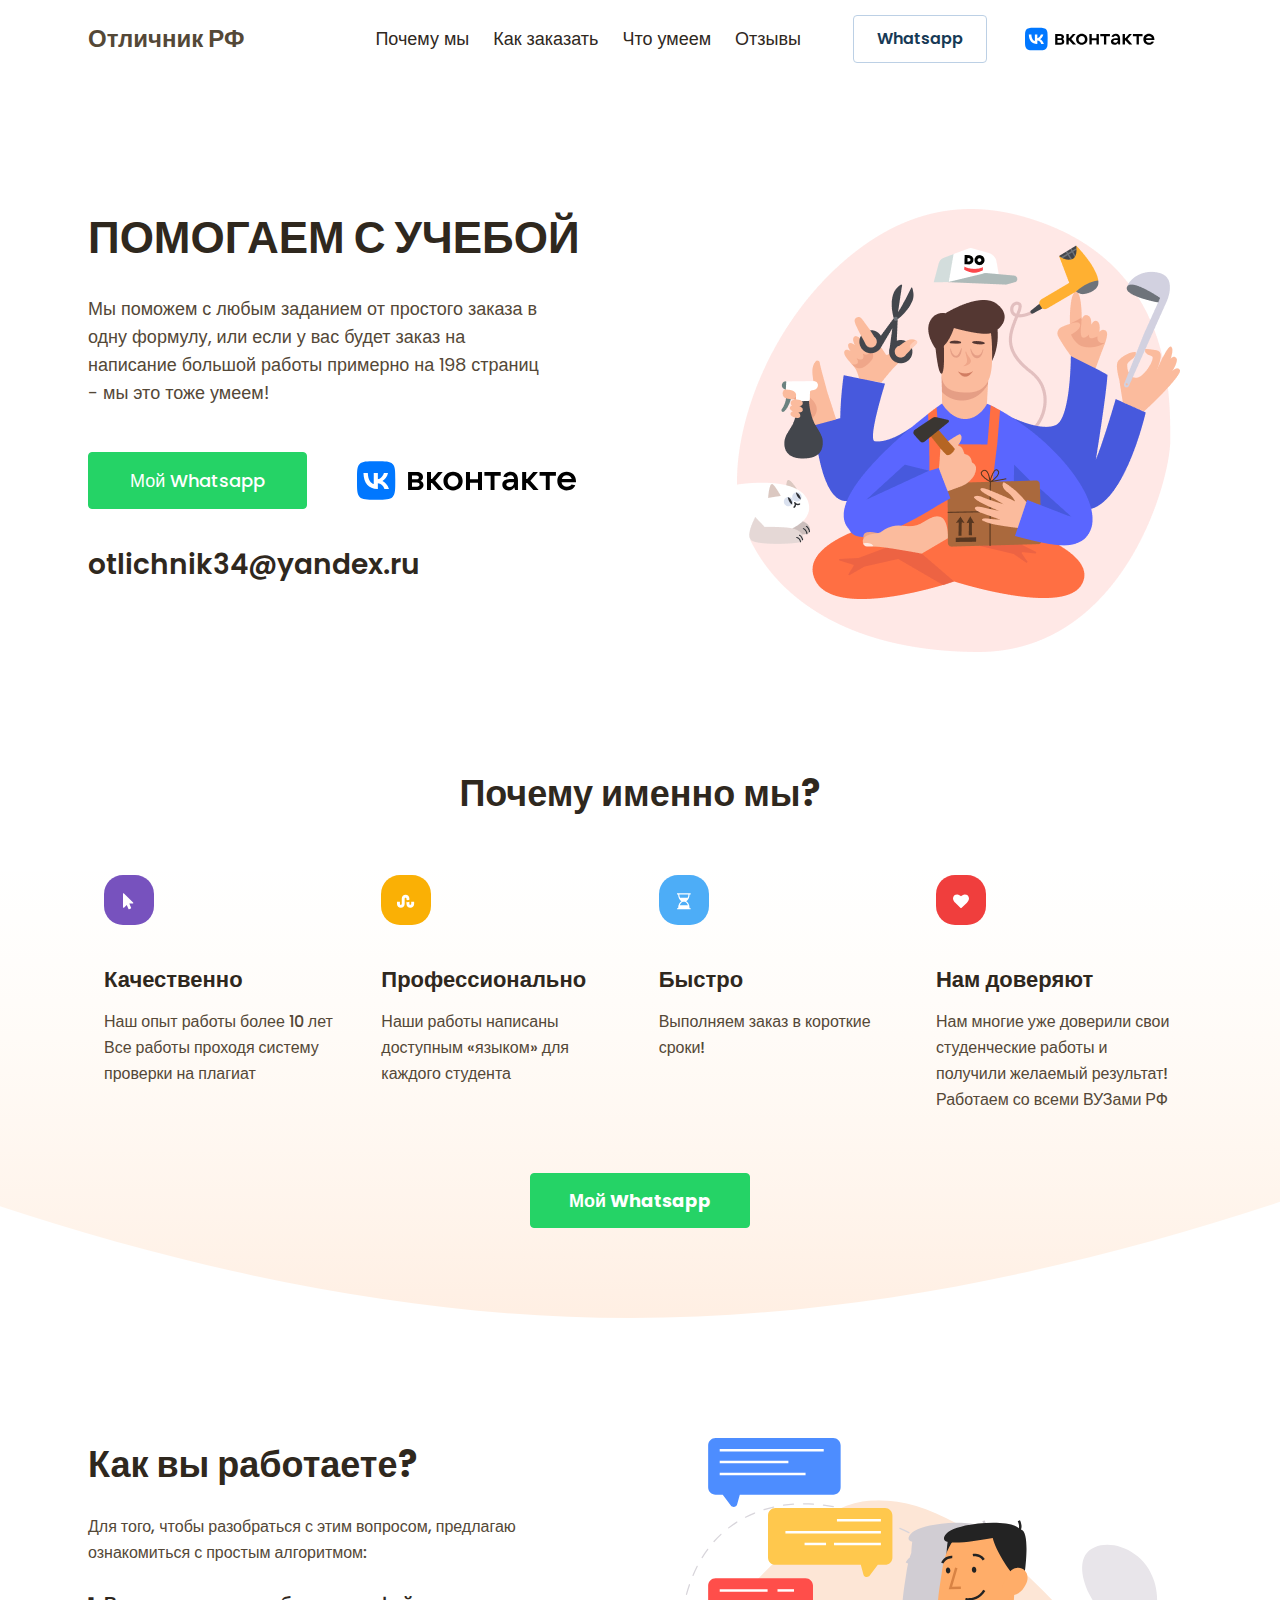
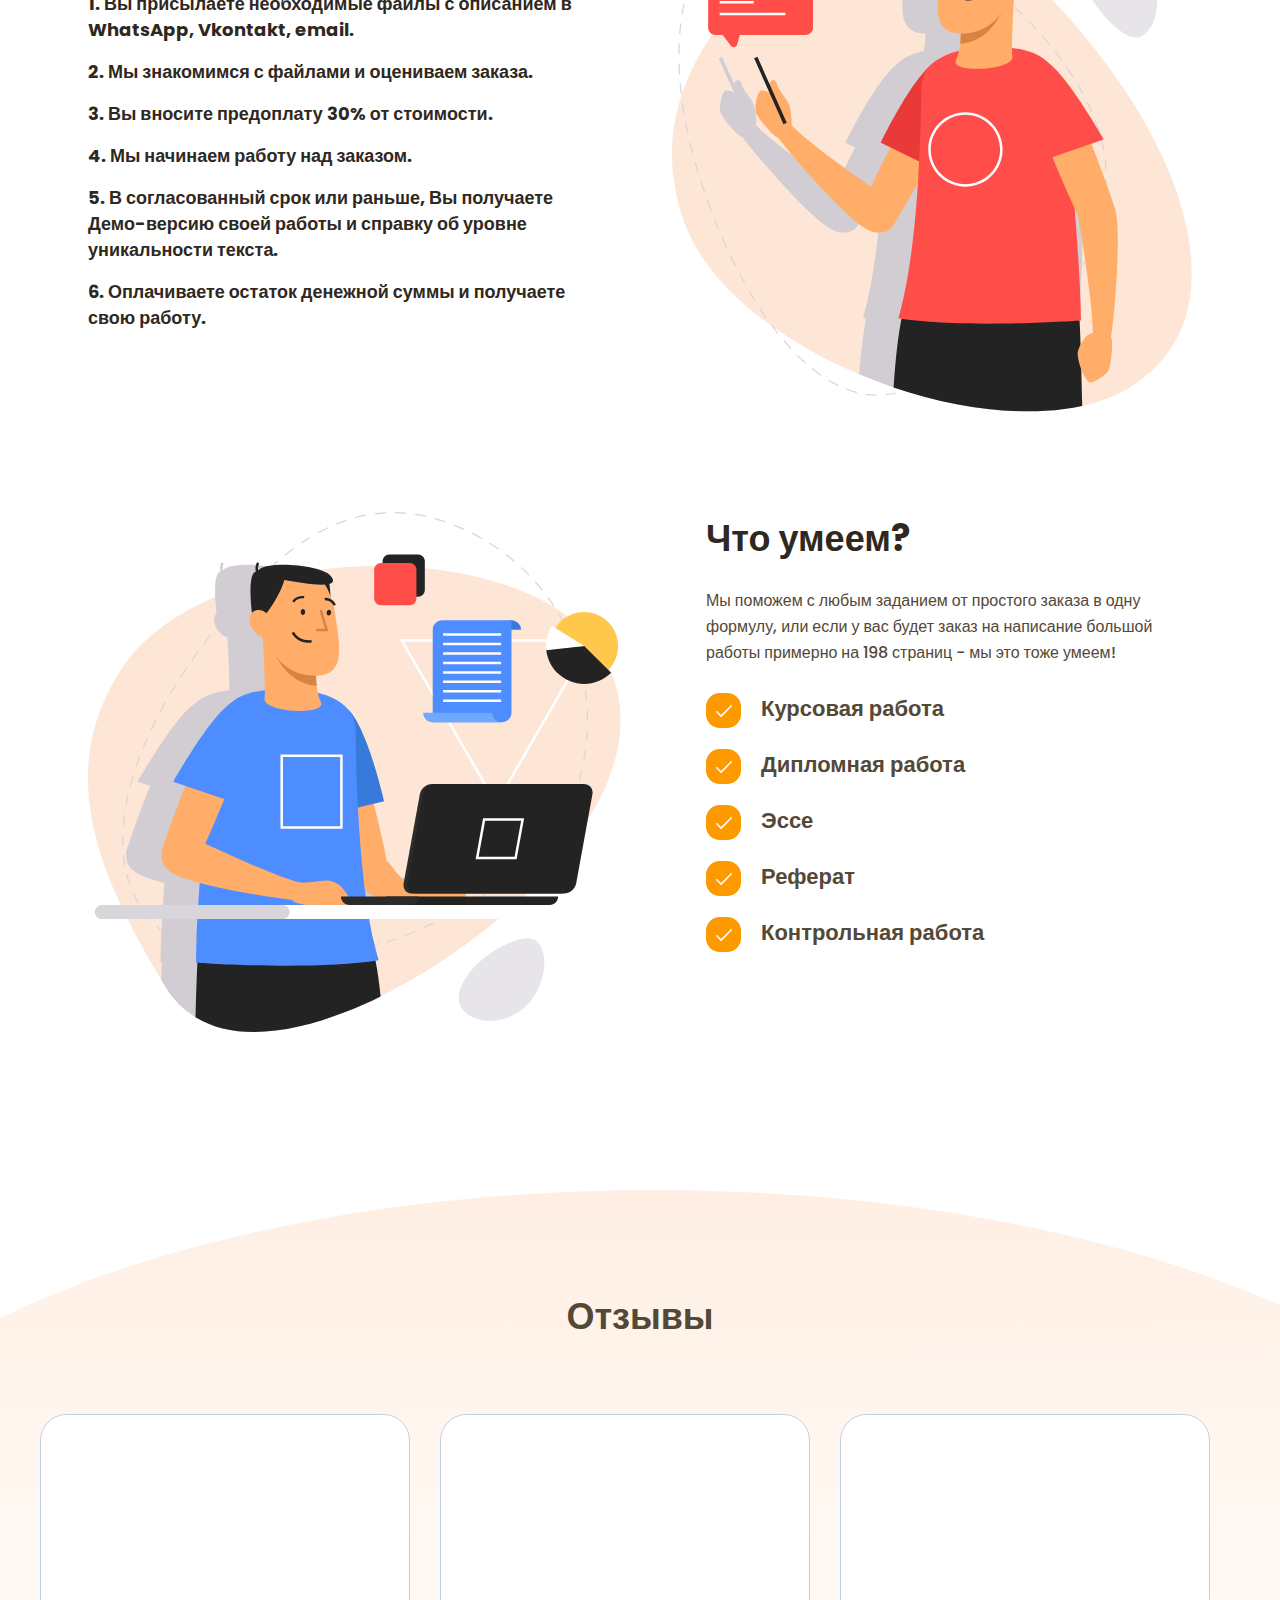
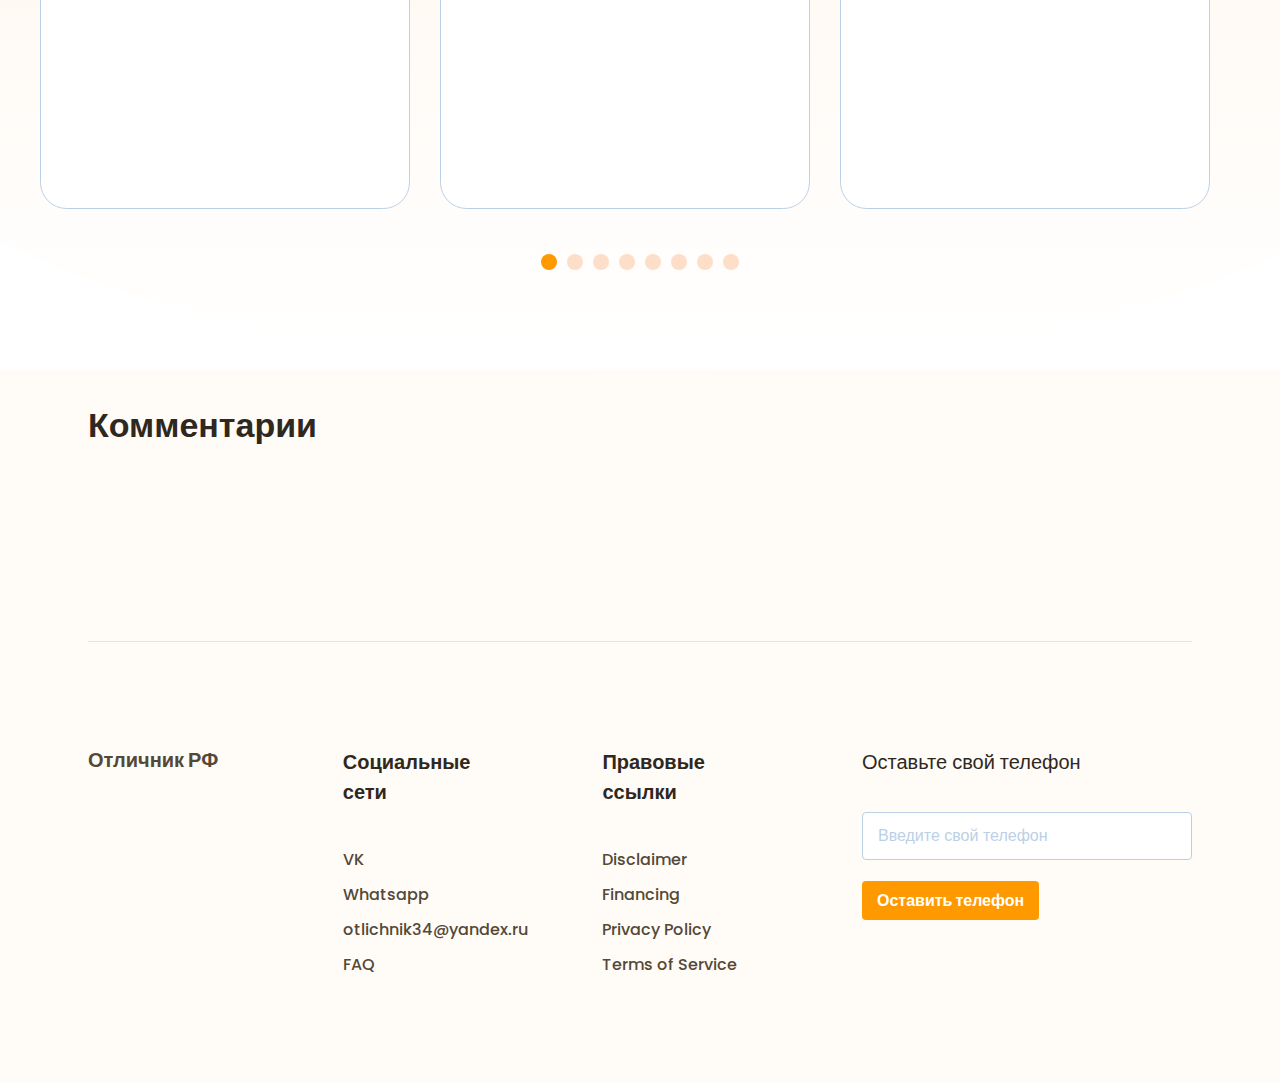
<file: index.html>
<!DOCTYPE html>
<html lang="en">
  <head>
    <meta charset="UTF-8" />
    <meta name="viewport" content="width=device-width, initial-scale=1.0" />
    <meta http-equiv="X-UA-Compatible" content="ie=edge" />
    <title>Отличник РФ - помогаем с учебой</title>
    <link rel="preconnect" href="https://fonts.gstatic.com" />
    <link
      href="https://fonts.googleapis.com/css2?family=Poppins:wght@400;500;600;700&display=swap"
      rel="stylesheet"
    />
    <link rel="stylesheet" href="css/reset.css" />
    <link rel="stylesheet" href="css/slick.css" />
    <link rel="stylesheet" href="css/jquery.fancybox.css" />
    <link rel="stylesheet" href="css/style.css" />
  </head>
  <body>
    <!-- Ассинхронная загрузка VK API -->
    <div id="vk_api_transport"></div>
    <script type="text/javascript">
      window.vkAsyncInit = function () {
        VK.init({
          apiId: 8063016,
          onlyWidgets: true,
        });
        //Блок комментариев
        VK.Widgets.Comments("vk_comments", { limit: 20, attach: "*" });
        //Отзывы
        VK.Widgets.Post(
          "vk_post_615789326_570",
          615789326,
          570,
          "3mx2iRbEJI-2LgwzTeP-FZ6vvgco"
        );

        VK.Widgets.Post(
          "vk_post_615789326_521",
          615789326,
          521,
          "km57oqSHb981Zt1JlBQIvyWXZZ5G"
        );

        VK.Widgets.Post(
          "vk_post_615789326_520",
          615789326,
          520,
          "EfkG-rXogaNmvM1yJoH8R0oypoHM"
        );

        VK.Widgets.Post(
          "vk_post_615789326_519",
          615789326,
          519,
          "XoRTS26cmmpl3m4Y7LQVNeUuYUdD"
        );

        VK.Widgets.Post(
          "vk_post_615789326_502",
          615789326,
          502,
          "xKlXkZKzWRqsVttG_G_9fPU4yPXD"
        );

        VK.Widgets.Post(
          "vk_post_615789326_496",
          615789326,
          496,
          "Xqivn-E1vOZadYhjghZp6u-YXTNK"
        );

        VK.Widgets.Post(
          "vk_post_615789326_493",
          615789326,
          493,
          "EDypnJXSx7A4Mht30HcN338s2Swr"
        );

        VK.Widgets.Post(
          "vk_post_615789326_369",
          615789326,
          369,
          "E9ynJvyz7mCnyNBgz6XPB4oq2BhW"
        );
      };

      setTimeout(function () {
        var el = document.createElement("script");
        el.type = "text/javascript";
        el.src = "https://vk.com/js/api/openapi.js?169";
        el.async = true;
        document.getElementById("vk_api_transport").appendChild(el);
      }, 0);
    </script>
    <header class="header">
      <div class="container">
        <div class="header__inner">
          <a href="#" class="logo"> Отличник РФ </a>
          <nav class="menu">
            <div class="menu__btn">
              <span></span>
            </div>
            <ul class="menu__list">
              <ul class="menu__list-item">
                <a href="#why-you-should-choose-us" class="menu__list-link"
                  >Почему мы</a
                >
              </ul>
              <ul class="menu__list-item">
                <a href="#how-to-order" class="menu__list-link"
                  >Как заказать
                </a>
              </ul>
              <ul class="menu__list-item">
                <a href="#what-we-can-do" class="menu__list-link">Что умеем</a>
              </ul>
              <ul class="menu__list-item">
                <a href="#reviews" class="menu__list-link">Отзывы</a>
              </ul>
            </ul>
          </nav>
          <div class="user-nav">
            <a
              class="user-nav__link user-nav__link--whatsapp"
              href="https://wa.me/79627568988"
              >Whatsapp</a
            >
            <a
              class="user-nav__link user-nav__link--vk"
              href="https://vk.com/otlich_nik34a  "
              ><img
                class="user-nav__link-img"
                src="images/VK_Full_Logo.svg"
                alt="tools img"
            /></a>
          </div>
        </div>
      </div>
    </header>
    <section class="top">
      <div class="container">
        <div class="top__inner">
          <h1 class="top__title title">ПОМОГАЕМ С УЧЕБОЙ</h1>
          <p class="top__text">
            Мы поможем с любым заданием от простого заказа в одну формулу, или
            если у вас будет заказ на написание большой работы примерно на 198
            страниц - мы это тоже умеем!
          </p>
          <div class="top__links">
            <a
              href="https://wa.me/79627568988"
              class="top__btn top__link--whatsapp"
              >Мой Whatsapp</a
            >
            <a
              href="https://vk.com/otlich_nik34a"
              class="top__link top__link--vk"
              ><img
                class="top__link-img"
                src="images/VK_Full_Logo.svg"
                alt="tools img"
            /></a>
            <a
              href="mailto:otlichnik34@yandex.ru"
              class="top__link top__link--email"
              >otlichnik34@yandex.ru</a
            >
          </div>
        </div>
      </div>
    </section>

    <section class="tools" id="why-you-should-choose-us">
      <h3 class="tools__title title">Почему именно мы?</h3>
      <div class="tools__inner">
        <div class="container">
          <div class="tools__items">
            <div class="tools__item">
              <img
                class="tools__item-img"
                src="images/tools-1.svg"
                alt="tools img"
              />
              <h5 class="tools__items-title title">Качественно</h5>
              <p class="tools__items-text">
                Наш опыт работы более 10 лет Все работы проходя систему проверки
                на плагиат
              </p>
            </div>
            <div class="tools__item">
              <img
                class="tools__item-img"
                src="images/tools-2.svg"
                alt="tools img"
              />
              <h5 class="tools__items-title title">Профессионально</h5>
              <p class="tools__items-text">
                Наши работы написаны доступным «языком» для каждого студента
              </p>
            </div>
            <div class="tools__item">
              <img
                class="tools__item-img"
                src="images/tools-4.svg"
                alt="tools img"
              />
              <h5 class="tools__items-title title">Быстро</h5>
              <p class="tools__items-text">Выполняем заказ в короткие сроки!</p>
            </div>
            <div class="tools__item">
              <img
                class="tools__item-img"
                src="images/tools-3.svg"
                alt="tools img"
              />
              <h5 class="tools__items-title title">Нам доверяют</h5>
              <p class="tools__items-text">
                Нам многие уже доверили свои студенческие работы и получили
                желаемый результат! Работаем со всеми ВУЗами РФ
              </p>
            </div>
          </div>
        </div>
        <a
          class="tools__link tools__link--whatsapp"
          href="https://wa.me/79627568988"
          >Мой Whatsapp</a
        >
      </div>
    </section>

    <section class="direction">
      <div class="container">
        <div class="direction__item" id="how-to-order">
          <div class="direction__item-content">
            <!-- <p class="direction__item-pretitle">Как Вы работаете?</p> -->
            <h3 class="direction__item-title title">Как вы работаете?</h3>
            <p class="direction__item-text">
              Для того, чтобы разобраться с этим вопросом, предлагаю
              ознакомиться с простым алгоритмом:
            </p>
            <h6 class="direction__item-subtitle title">
              1. Вы присылаете необходимые файлы с описанием в WhatsApp,
              Vkontakt, email.
            </h6>
            <h6 class="direction__item-subtitle title">
              2. Мы знакомимся с файлами и оцениваем заказа.
            </h6>
            <h6 class="direction__item-subtitle title">
              3. Вы вносите предоплату 30% от стоимости.
            </h6>
            <h6 class="direction__item-subtitle title">
              4. Мы начинаем работу над заказом.
            </h6>
            <h6 class="direction__item-subtitle title">
              5. В согласованный срок или раньше, Вы получаете Демо-версию своей
              работы и справку об уровне уникальности текста.
            </h6>
            <h6 class="direction__item-subtitle title">
              6. Оплачиваете остаток денежной суммы и получаете свою работу.
            </h6>
          </div>
          <img
            class="direction__item-img"
            src="images/direction-1.svg"
            alt="Design Proffesional Images"
          />
        </div>

        <div class="direction__item" id="what-we-can-do">
          <img
            class="direction__item-img"
            src="images/direction-2.svg"
            alt="Marketers Images"
          />
          <div class="direction__item-content">
            <!-- <p class="direction__item-pretitle">Что умеем?</p> -->
            <h3 class="direction__item-title title">Что умеем?</h3>
            <p class="direction__item-text">
              Мы поможем с любым заданием от простого заказа в одну формулу, или
              если у вас будет заказ на написание большой работы примерно на 198
              страниц - мы это тоже умеем!
            </p>
            <ul class="direction__list">
              <li class="direction__list-item">Курсовая работа</li>
              <li class="direction__list-item">Дипломная работа</li>
              <li class="direction__list-item">Эссе</li>
              <li class="direction__list-item">Реферат</li>
              <li class="direction__list-item">Контрольная работа</li>
            </ul>
          </div>
        </div>
        <!-- 
        <div class="direction__item">
          <div class="direction__item-content">
            <p class="direction__item-pretitle">Optimisation for</p>
            <h3 class="direction__item-title title">Marketers</h3>
            <p class="direction__item-text">
              Few would argue that, despite the advancements of feminism over
              the past three decades, women still face a double standard when it
              comes to their behavior.
            </p>
            <h6 class="direction__item-subtitle title">Accessory makers</h6>
            <p class="direction__item-text">
              While most people enjoy casino gambling, sports betting, lottery
              and bingo playing for the fun
            </p>
            <h6 class="direction__item-subtitle title">Alterationists</h6>
            <p class="direction__item-text">
              If you are looking for a new way to promote your business that
              won’t cost you more money,
            </p>
            <h6 class="direction__item-subtitle title">
              Custom Design designers
            </h6>
            <p class="direction__item-text">
              If you are looking for a new way to promote your business that
              won’t cost you more money,
            </p>
          </div>
          <img
            class="direction__item-img"
            src="images/direction-3.svg"
            alt="Marketers Images"
          />
        </div> -->
      </div>
    </section>

    <section class="reviews" id="reviews">
      <div class="container-reviews">
        <h3 class="reviews__title">Отзывы</h3>
        <div class="reviews__slider">
          <div class="reviews__item">
            <div id="vk_post_615789326_570"></div>
          </div>
          <div class="reviews__item">
            <div id="vk_post_615789326_521"></div>
          </div>
          <div class="reviews__item">
            <div id="vk_post_615789326_520"></div>
          </div>
          <div class="reviews__item">
            <div id="vk_post_615789326_519"></div>
          </div>
          <div class="reviews__item">
            <div id="vk_post_615789326_502"></div>
          </div>
          <div class="reviews__item">
            <div id="vk_post_615789326_496"></div>
          </div>
          <div class="reviews__item">
            <div id="vk_post_615789326_493"></div>
          </div>
          <div class="reviews__item">
            <div id="vk_post_615789326_369"></div>
          </div>
          <!-- <div class="reviews__item">
            <div id="vk_post_615789326_366"></div>
            <script
              type="text/javascript"
              src="https://vk.com/js/api/openapi.js?169"
            ></script>
            <script type="text/javascript">
              (function () {
                VK.Widgets.Post(
                  "vk_post_615789326_366",
                  615789326,
                  366,
                  "AyNVxgjC1olSjNdEU_LPxfX4TvIW"
                );
              })();
            </script>
          </div>
          <div class="reviews__item">
            <div id="vk_post_615789326_364"></div>
            <script
              type="text/javascript"
              src="https://vk.com/js/api/openapi.js?169"
            ></script>
            <script type="text/javascript">
              (function () {
                VK.Widgets.Post(
                  "vk_post_615789326_364",
                  615789326,
                  364,
                  "HnYfuzlizf0HfkqN2lvpeJYsxl9u"
                );
              })();
            </script>
          </div>
          <div class="reviews__item">
            <div id="vk_post_615789326_361"></div>
            <script
              type="text/javascript"
              src="https://vk.com/js/api/openapi.js?169"
            ></script>
            <script type="text/javascript">
              (function () {
                VK.Widgets.Post(
                  "vk_post_615789326_361",
                  615789326,
                  361,
                  "fLvAM7eQsgFMEFgp5ghsI9YSU9Ff"
                );
              })();
            </script>
          </div> -->
        </div>
      </div>
    </section>

    <!-- Под замену -->
    <!-- <section class="team">
      <div class="container">
        <div class="team__inner">
          <div class="team__item team__item--1">
            <img class="team__item-img" src="images/team-1.jpg" alt="name" />
            <p class="team__item-text team__item-text--left">
              Спасибо большое!
            </p>
          </div>
          <div class="team__item team__item--2">
            <img class="team__item-img" src="images/team-2.jpg" alt="name" />
            <p class="team__item-text team__item-text--right">
              Преподаватель была терпелива!
            </p>
          </div>
          <div class="team__item team__item--3">
            <img class="team__item-img" src="images/team-3.jpg" alt="name" />
            <p class="team__item-text team__item-text--left">Все в срок!</p>
          </div>
          <div class="team__item team__item--4">
            <img class="team__item-img" src="images/team-4.jpg" alt="name" />
            <p class="team__item-text team__item-text--left">
              Всё приняли без замечаний!
            </p>
          </div>
          <div class="team__item team__item--5">
            <img class="team__item-img" src="images/team-5.jpg" alt="name" />
            <p class="team__item-text team__item-text--left">
              Получили заказ в назначенное время!
            </p>
          </div>

          <div class="team__box">
            <h3 class="team__title title">Что говорят реальные заказчики?</h3>
            <p class="team__text">
              Все отзывы взяты из официальной страницы ВК
            </p>
            <button class="team__btn">Contact our expert</button>
          </div>
        </div>
      </div>
    </section> -->

    <section class="blog">
      <!-- <div class="container">
        <h3 class="blog__title title">Marketing Strategies</h3>
        <p class="blog__text">
          Join 40,000+ other marketers and get proven strategies on email
          marketing
        </p>
        <div class="slider">
          <div class="slider__item">
            <img
              class="slider__item-img"
              src="images/blog-1.jpg"
              alt="blog images"
            />
            <div class="slider__item-info">
              By <a class="slider__item-author" href="# ">Abdullah</a> | 03
              March 2019
            </div>
            <a class="slider__item-title title" href="#">
              Increasing Prosperity With Positive Thinking
            </a>
          </div>
          <div class="slider__item">
            <img
              class="slider__item-img"
              src="images/blog-2.jpg"
              alt="blog images"
            />
            <div class="slider__item-info">
              By <a class="slider__item-author" href="# ">Abdullah</a> | 03
              March 2019
            </div>
            <a class="slider__item-title title" href="#">
              Motivation Is The First Step To Success
            </a>
          </div>
          <div class="slider__item">
            <img
              class="slider__item-img"
              src="images/blog-3.jpg"
              alt="blog images"
            />
            <div class="slider__item-info">
              By <a class="slider__item-author" href="# ">Abdullah</a> | 03
              March 2019
            </div>
            <a href="#" class="slider__item-title title" href="#">
              Success Steps For Your Personal Or Business Life
            </a>
          </div>
          <div class="slider__item">
            <img
              class="slider__item-img"
              src="images/blog-1.jpg"
              alt="blog images"
            />
            <div class="slider__item-info">
              By <a class="slider__item-author" href="# ">Abdullah</a> | 03
              March 2019
            </div>
            <a class="slider__item-title title" href="#">
              Increasing Prosperity With Positive Thinking
            </a>
          </div>
          <div class="slider__item">
            <img
              class="slider__item-img"
              src="images/blog-2.jpg"
              alt="blog images"
            />
            <div class="slider__item-info">
              By <a class="slider__item-author" href="# ">Abdullah</a> | 03
              March 2019
            </div>
            <a class="slider__item-title title" href="#">
              Motivation Is The First Step To Success
            </a>
          </div>
          <div class="slider__item">
            <img
              class="slider__item-img"
              src="images/blog-3.jpg"
              alt="blog images"
            />
            <div class="slider__item-info">
              By <a class="slider__item-author" href="# ">Abdullah</a> | 03
              March 2019
            </div>
            <a href="#" class="slider__item-title title" href="#">
              Success Steps For Your Personal Or Business Life
            </a>
          </div>
          <div class="slider__item">
            <img
              class="slider__item-img"
              src="images/blog-1.jpg"
              alt="blog images"
            />
            <div class="slider__item-info">
              By <a class="slider__item-author" href="# ">Abdullah</a> | 03
              March 2019
            </div>
            <a class="slider__item-title title" href="#">
              Increasing Prosperity With Positive Thinking
            </a>
          </div>
          <div class="slider__item">
            <img
              class="slider__item-img"
              src="images/blog-2.jpg"
              alt="blog images"
            />
            <div class="slider__item-info">
              By <a class="slider__item-author" href="# ">Abdullah</a> | 03
              March 2019
            </div>
            <a class="slider__item-title title" href="#">
              Motivation Is The First Step To Success
            </a>
          </div>
          <div class="slider__item">
            <img
              class="slider__item-img"
              src="images/blog-3.jpg"
              alt="blog images"
            />
            <div class="slider__item-info">
              By <a class="slider__item-author" href="# ">Abdullah</a> | 03
              March 2019
            </div>
            <a href="#" class="slider__item-title title" href="#">
              Success Steps For Your Personal Or Business Life
            </a>
          </div>
        </div>
      </div> -->
      <div class="container">
        <h3 class="blog__title title">Комментарии</h3>
        <div id="vk_comments"></div>
      </div>
    </section>
    <footer class="footer">
      <div class="container">
        <div class="footer__inner">
          <a
            style="text-decoration: none; font-size: 20px"
            href="#"
            class="logo"
          >
            Отличник РФ
          </a>
          <div class="footer__menu">
            <h6 class="footer__menu-title title">Социальные сети</h6>
            <ul class="footer__list">
              <li class="footer__menu-item">
                <a href="https://vk.com/otlich_nik34a" class="footer__menu-link"
                  >VK</a
                >
              </li>
              <li class="footer__menu-item">
                <a href="https://wa.me/79627568988" class="footer__menu-link"
                  >Whatsapp</a
                >
              </li>
              <li class="footer__menu-item">
                <a href="mailto:otlichnik34@yandex.ru" class="footer__menu-link"
                  >otlichnik34@yandex.ru</a
                >
              </li>
              <li class="footer__menu-item">
                <a href="" class="footer__menu-link">FAQ</a>
              </li>
            </ul>
          </div>
          <div class="footer__menu">
            <h6 class="footer__menu-title title">Правовые ссылки</h6>
            <ul class="footer__list">
              <li class="footer__menu-item">
                <a href="" class="footer__menu-link">Disclaimer</a>
              </li>
              <li class="footer__menu-item">
                <a href="" class="footer__menu-link">Financing</a>
              </li>
              <li class="footer__menu-item">
                <a href="" class="footer__menu-link">Privacy Policy</a>
              </li>
              <li class="footer__menu-item">
                <a href="" class="footer__menu-link">Terms of Service</a>
              </li>
            </ul>
          </div>
          <form action="#" class="footer__form">
            <p class="footer__form-text">Оставьте свой телефон</p>
            <input
              class="footer__form-input"
              type="text"
              placeholder="Введите свой телефон"
            />
            <button class="footer__form-btn" type="submit">
              Оставить телефон
            </button>
          </form>
        </div>
      </div>
    </footer>

    <script src="https://ajax.googleapis.com/ajax/libs/jquery/3.4.1/jquery.min.js"></script>
    <script src="js/slick.min.js"></script>
    <script src="js/jquery.fancybox.min.js"></script>
    <script src="js/main.js"></script>
  </body>
</html>
</file>
<file: css/style.css>
* {
  box-sizing: border-box;
}

html {
  scroll-behavior: smooth;
}

body {
  font-family: "Poppins", sans-serif;
  font-weight: 500;
  font-size: 16px;
  line-height: 26px;
  color: #544837;
}

.container {
  max-width: 1124px;
  margin: 0 auto;
  padding: 0 10px;
}

.container-reviews {
  max-width: 1220px;
  padding: 0px 10px;
  margin: 0 auto;
  position: relative;
}

.title {
  color: #2f281e;
}

button {
  font-family: "Poppins", sans-serif;
  font-weight: 700;
  font-size: 16px;
  line-height: 24px;
  cursor: pointer;
}

.header__inner {
  display: flex;
  justify-content: space-between;
  align-items: center;
  height: 78px;
}

.logo {
  text-decoration: none;
  font-size: 24px;
  font-weight: 700;
  color: #544837;
}
.logo:visited {
  color: #544837;
}

.menu {
  margin-left: auto;
}

.menu__btn {
  display: none;
  width: 40px;
  height: 30px;
  display: flex;
  justify-content: center;
  align-items: center;
  cursor: pointer;
  position: relative;
  display: none;
}

.menu__btn::after,
.menu__btn::before {
  content: "";
  position: absolute;
  width: 40px;
  height: 2px;
  background-color: #000;
  left: 0;
}

.menu__btn::before {
  top: 0;
}

.menu__btn::after {
  bottom: 0;
}

.menu__btn span {
  display: block;
  height: 2px;
  width: 100%;
  background-color: #000;
}

.menu__list {
  display: flex;
}

.menu__list-item + .menu__list-item {
  margin-left: 24px;
}

.menu__list-link {
  color: #2f281e;
  font-size: 18px;
  line-height: 28px;
  font-weight: 400;
  text-decoration: none;
  transition: all 0.325s;
}
.menu__list-link:hover {
  color: #ff9900;
}

.user-nav {
  margin-left: 52px;
  margin-right: 13px;
  display: flex;
  justify-content: space-between;
  align-items: center;
}

.user-nav__link {
  display: inline-block;
  color: #173a56;
  font-weight: 600;
  font-size: 16px;
  line-height: 24px;
  text-decoration: none;
  padding: 11px 23px;
  border-radius: 4px;
  transition: all 0.325s;
}

.user-nav__link + .user-nav__link {
  margin-left: 14px;
}

.user-nav__link-img {
  margin: auto;
  vertical-align: middle;
  display: inline-block;
  max-width: 130px;
  height: 30px;
}

.user-nav__link--vk {
  padding: 8px 23px;
  border: 1px solid #fff;
}
.user-nav__link--vk:hover {
  border: 1px solid rgba(0, 119, 255, 0.7);
  background: rgba(188, 208, 229, 0.125);
}

.user-nav__link--whatsapp {
  border: 1px solid #bcd0e5;
}

.user-nav__link--whatsapp:hover {
  border: 1px solid #25d366;
  background-color: #25d366;
  color: #fff;
}

.top__inner {
  padding: 133px 0 80px;
  background-image: url("../images/1.png");
  background-repeat: no-repeat;
  background-position: bottom right;
}

.top__title {
  font-size: 44px;
  font-weight: bold;
  line-height: 54px;
  margin-bottom: 30px;
  max-width: 518px;
}

.top__text {
  font-size: 18px;
  font-weight: 400;
  line-height: 28px;
  margin-bottom: 45px;
  max-width: 460px;
}

.top__btn {
  font-size: 18px;
  display: inline-block;
  color: #fff;
  background-color: #25d366;
  padding: 15px 41px 14px;
  border: none;
  border-radius: 4px;
  margin-right: 30px;
  text-decoration: none;
  transition: all 0.325s;
}

.top__links {
  max-width: 500px;
  display: flex;
  justify-content: space-between;
  align-items: center;
  flex-wrap: wrap;
}

.top__link {
  font-size: 20px;
  display: inline-block;
  color: #25d366;
  line-height: 24px;
  font-weight: 600;
  padding-left: 10px;
  padding-right: 10px;
  position: relative;
  transition: all 0.325s;
}

.top__link--whatsapp {
  border: 1px solid #25d366;
}

.top__link--whatsapp:hover {
  background-color: #fff;
  color: #173a56;
}

.top__link--email {
  color: #2f281e;
  font-size: 28px;
  text-decoration: none;
  margin-top: 44px;
  padding-left: 0;
}
.top__link--email:hover {
  color: #25d366;
}

.top__link--vk {
  border: 1px solid transparent;
  border-radius: 4px;
}
.top__link--vk:hover {
  border: 1px solid rgba(0, 119, 255, 0.7);
  background: rgba(188, 208, 229, 0.125);
}

.top__link-img {
  max-width: 220px;
  object-position: bottom center;
  height: 55px;
  vertical-align: middle;
}

/* .top__link::before {
  content: "";
  position: absolute;
  left: 0;
  top: 2px;
  width: 17px;
  height: 19px;
  background-image: url("../images/play-triangle.svg");
} */

.tools {
  padding-top: 110px;
}

.tools__title {
  margin: 0 auto 46px;
  padding: 0 10px;
  text-align: center;
  max-width: 539px;
  font-size: 36px;
  line-height: 54px;
  font-weight: 700;
}

.tools__inner {
  padding-bottom: 90px;
  background-image: url("../images/tools-bg.svg");
  background-repeat: no-repeat;
  background-position: center bottom;
  background-size: cover;
}

.tools__items {
  display: flex;
  justify-content: space-between;
  padding: 8px 16px 0;
  margin-bottom: 60px;
}

.tools__item {
  width: 240px;
}

.tools__item-img {
  margin-bottom: 30px;
}

.tools__items-title {
  font-weight: 600;
  font-size: 22px;
  line-height: 33px;
  margin-bottom: 13px;
}

.tools__link {
  font-size: 18px;
  text-align: center;
  color: #fff;
  background-color: #25d366;
  display: block;
  text-decoration: none;
  padding: 15px 32px 14px;
  border-radius: 4px;
  font-weight: 700;
  line-height: 24px;
  max-width: 220px;
  margin: 0 auto;
  transition: all 0.325s;
}

.tools__link--whatsapp {
  border: solid #25d366 1px;
}

.tools__link--whatsapp:hover {
  background-color: transparent;
  color: #544837;
}

.direction {
  padding: 120px 0 57px;
}

.direction__item {
  display: flex;
  justify-content: space-between;
  margin-bottom: 100px;
}

.direction__item-content {
  max-width: 486px;
}

.direction__item-pretitle {
  margin-bottom: 3px;
  line-height: 24px;
}

.direction__item-title {
  font-weight: bold;
  font-size: 36px;
  line-height: 54px;
  margin-bottom: 22px;
}

.direction__item-titletext {
  margin-bottom: 30px;
}

.direction__item-text {
  margin-bottom: 25px;
}

.direction__item-subtitle {
  font-weight: 700;
  margin-bottom: 16px;
  font-size: 18px;
}

.direction__list {
  list-style: none;
}

.direction__list-item {
  font-weight: 700;
  font-size: 22px;
  margin-top: 30px;
  padding-left: 55px;
  position: relative;
}

.direction__list-item::before {
  content: "";
  position: absolute;
  left: 0;
  top: -3px;
  width: 35px;
  height: 35px;
  background-image: url("../images/check.png");
}

.reviews {
  padding: 100px 0;
  /* background-color: #332208 */
  /* color: #fefefe;
   */
  color: #544837;

  background-image: url("../images/team-bg.svg");
  background-repeat: no-repeat;
  background-position: top center;
  background-size: cover;
}

.reviews__title {
  font-family: "Fira Sans", sans-serif;
  margin-bottom: 70px;
  font-weight: bold;
  font-size: 36px;
  line-height: 54px;
  text-align: center;
}

.slick-initialized .reviews__item {
  display: flex;
}

.reviews__item {
  border: 1px solid #bcd0e5;
  border-radius: 26.5px;
  background-color: #fff;
  text-align: center;
  padding: 45px 30px;
  flex-direction: column;
  justify-content: space-between;
  width: 270px;
  min-height: 395px;
  margin-right: 30px;
}

.reviews__item-name {
  font-family: "Fira Sans", sans-serif;
  font-weight: 500;
  font-size: 24px;
  line-height: 29px;
}

.reviews__item-text {
  font-weight: 400;
  color: #1b1818;
  font-size: 16px;
  line-height: 19px;
}

.reviews__slider .slick-dots {
  display: flex;
  justify-content: center;
  align-items: center;
  margin-top: 35px;
}
.reviews__slider .slick-dots button {
  background-color: #fddec8;
  margin: 0 5px;
  line-height: 12px;
}

.team {
  background-image: url("../images/team-bg.svg");
  background-repeat: no-repeat;
  background-position: top center;
  background-size: cover;
}

.team__inner {
  padding: 230px 0 380px;
  position: relative;
}

.team__box {
  text-align: center;
  max-width: 542px;
  margin: 0 auto;
}

.team__title {
  font-weight: bold;
  font-size: 36px;
  line-height: 54px;
  margin-bottom: 22px;
}

.team__text {
  color: #567592;
  margin-bottom: 45px;
}

.team__btn {
  color: #fff;
  background-color: #ff9900;
  padding: 15px 41px 14px;
  border: none;
  border-radius: 4px;
}

.team__item {
  position: absolute;
  width: 98px;
  height: 98px;
}

.team__item--1 {
  right: 95px;
  top: 157px;
}

.team__item--2 {
  left: 0;
  top: 223px;
}

.team__item--3 {
  right: 0;
  top: 480px;
}

.team__item--4 {
  left: 208px;
  top: 504px;
}

.team__item--5 {
  right: 365px;
  top: 602px;
}

.team__item-img {
  width: 98px;
  height: 98px;
  border-radius: 50%;
  overflow: hidden;
  object-fit: cover;
}

.team__item-text {
  background-color: #fff;
  padding: 14px 20px 15px;
  color: #2f281e;
  border-radius: 26px;
  box-shadow: 0px 2px 15px rgba(23, 58, 86, 0.1);
  position: absolute;

  white-space: nowrap;
}

.team__item-text--right {
  top: -45px;
  left: 65px;
}

.team__item-text--left {
  top: -45px;
  right: 65px;
}

.team__item-text--right::before,
.team__item-text--right::after,
.team__item-text--left::before,
.team__item-text--left::after {
  content: "";
  position: absolute;
  background-color: #fff;
  border-radius: 50%;
}

.team__item-text--left::before {
  width: 9px;
  height: 9px;
  bottom: -20px;
  right: 13px;
}

.team__item-text--left::after {
  width: 17px;
  height: 17px;
  bottom: -7px;
  right: 30px;
}

.team__item-text--right::before {
  width: 9px;
  height: 9px;
  bottom: -20px;
  left: 12px;
}

.team__item-text--right::after {
  width: 17px;
  height: 17px;
  bottom: -7px;
  left: 30px;
}

.blog {
  padding: 30px 0 120px;
  background-color: #fffbf7;
}

.blog__title {
  font-weight: 700;
  font-size: 34px;
  line-height: 51px;
  margin-bottom: 70px;
}

.blog__text {
  margin-bottom: 55px;
}

.slider {
  margin: 0 -20px;
}

.slider__item {
  padding: 0 20px;
}

.slider__item-img {
  width: 348px;
  height: 185px;
  object-fit: cover;
  border-top-left-radius: 8px;
  border-top-right-radius: 8px;
  margin-bottom: 25px;
}

.slider__item-info {
  margin-bottom: 12px;
  line-height: 28px;
}

.slider__item-author {
  text-decoration: none;
  font-weight: 700;
  color: #544837;
}

.slider__item-title {
  text-decoration: none;
  font-weight: 700;
  font-size: 24px;
  line-height: 34px;
  transition: all 0.3s;
  display: inline-block;
  margin-bottom: 84px;
}

.slider__item-title:hover {
  color: #ff9900;
}

.slick-dots {
  list-style: none;
  display: flex;
  justify-content: center;
}

.slick-dots button {
  width: 16px;
  height: 16px;
  border-radius: 50%;
  border: none;
  font-size: 0;
  background-color: #efefef;
  margin: 0 5px;
}

.slick-dots .slick-active button {
  background-color: #ff9900;
}

.footer {
  background-color: #fffbf7;
}

.footer__inner {
  padding: 105px 0 100px;
  border-top: 1px solid rgba(188, 208, 229, 0.5);
  display: flex;
  justify-content: space-between;
}

.footer__menu {
  width: 135px;
}

.footer__menu-title {
  font-size: 20px;
  line-height: 30px;
  margin-bottom: 35px;
}

.footer__list {
  list-style: none;
}

.footer__menu-link {
  text-decoration: none;
  font-size: 16px;
  line-height: 35px;
  color: #544837;
  transition: all 0.325s;
}
.footer__menu-link:hover {
  color: #ff9900;
}

.footer__form {
  width: 330px;
}

.footer__form-text {
  font-size: 20px;
  line-height: 30px;
  color: #2f281e;
  margin-bottom: 35px;
}

.footer__form-input {
  height: 48px;
  padding: 0 15px;
  border: 1px solid #bcd0e5;
  border-radius: 4px;
  width: 100%;
  margin-bottom: 21px;
  display: inline-block;
}

.footer__form-input::placeholder {
  color: #bcd0e5;
  font-size: 16px;
  line-height: 28px;
}

.footer__form-btn {
  background-color: #ff9900;
  color: #fff;
  padding: 8px 15px 7px;
  border: none;
  border-radius: 4px;
}

@media (max-width: 1240px) {
  .reviews {
    padding: 75px 0;
  }
  .team__item--4 {
    left: 275px;
  }

  .team__item--5 {
    right: 250px;
    top: 670px;
  }

  .team__item--3 {
    top: 545px;
    right: 25px;
  }

  .slider {
    margin: 0;
  }
  .slider__item {
    padding: 10px;
  }
}

@media (max-width: 1140px) {
  .slider__item-img {
    width: 100%;
    height: 250px;
  }
}

@media (max-width: 1075px) {
  .top__inner {
    background-size: 50%;
    background-position: bottom 25% right;
  }
}

@media (max-width: 1040px) {
  .reviews {
    padding: 50px 0;
  }
  .team__item--2 {
    top: 190px;
  }
  .team__item--5 {
    top: 700px;
    right: 215px;
  }
}

@media (max-width: 992px) {
  .header__inner {
    flex-wrap: wrap;
    height: auto;
    padding-top: 25px;
  }

  .menu {
    order: 1;
    width: 100%;
  }

  .menu__list {
    justify-content: flex-end;
    padding-top: 30px;
  }

  .top__inner {
    background-image: none;
  }

  .tools__items {
    flex-wrap: wrap;
  }

  .tools__item {
    width: 50%;
    margin-bottom: 30px;
    padding-right: 30px;
  }

  .direction__item-img {
    width: 40%;
  }
}

@media (max-width: 860px) {
  .direction__item {
    flex-wrap: wrap;
  }

  .direction__item-img {
    order: 1;
    width: 80%;
    margin: 30px auto 0;
  }
  .direction__item-content {
    max-width: 100%;
  }

  .team__inner {
    padding: 80px 0;
  }

  .team__item {
    display: none;
  }

  .footer__inner {
    flex-wrap: wrap;
  }

  .footer__form {
    width: 100%;
    margin-top: 30px;
  }
}

@media (max-width: 768px) {
  .top__inner,
  .direction {
    padding: 80px 0 60px;
  }

  .tools {
    padding-top: 40px;
  }

  .tools__inner {
    padding-bottom: 60px;
  }

  .team__inner {
    padding: 40px 0;
  }

  .blog,
  .footer__inner {
    padding: 60px 0 40px;
  }
}

@media (max-width: 600px) {
  .direction {
    padding: 60px 0 40px;
  }

  .tools {
    padding-top: 40px;
  }
  .tools__inner {
    padding-bottom: 40px;
  }

  .blog,
  .footer__inner,
  .team__inner {
    padding: 40px 0 40px;
  }
}

@media (max-width: 524px) {
  .header__inner {
    display: block;
  }

  .logo {
    z-index: 20;
    position: relative;
  }

  .menu__btn {
    display: flex;
    position: absolute;
    right: 10px;
    top: 25px;
    z-index: 20;
  }

  .menu__list {
    display: block;
    position: absolute;
    left: 0;
    right: 0;
    background-color: #fff;
    text-align: center;
    transform: translateY(-300%);
    transition: all 0.4s;
  }

  .menu__list.menu__list--active {
    transform: translateY(0%);
  }

  .menu__list-link {
    display: block;
    padding: 10px 0;
  }

  .user-nav {
    margin-left: 0;
    margin-right: 0;
    text-align: center;
    padding-top: 15px;
  }

  .user-nav__link {
    padding: 11px 11px;
  }
  .user-nav__link--vk {
    margin-left: 0;
  }

  .menu__list-item + .menu__list-item {
    margin-left: 0;
  }

  .top__title {
    font-size: 30px;
    line-height: 32px;
  }

  .top__btn {
    margin-bottom: 20px;
  }

  .top__link--vk {
    margin-left: 0;
  }

  .top__link--email {
    font-size: 25px;
    margin-top: 25px;
  }

  .tools__item {
    width: 100%;
  }

  .direction__item {
    margin-bottom: 40px;
  }

  .tools__title,
  .direction__item-title,
  .team__title,
  .blog__title {
    font-size: 26px;
    line-height: 30px;
  }

  .reviews__item {
    padding: 20px 10px;
  }

  .reviews__title,
  .blog__title {
    margin-bottom: 35px;
  }

  .footer__inner {
    justify-content: space-around;
  }

  .footer .logo {
    width: 100%;
    margin-bottom: 30px;
  }

  .footer__menu {
    width: 100%;
  }

  .footer__menu + .footer__menu {
    margin-top: 20px;
  }

  .footer__menu-title {
    margin-bottom: 15px;
  }
}
</file>
